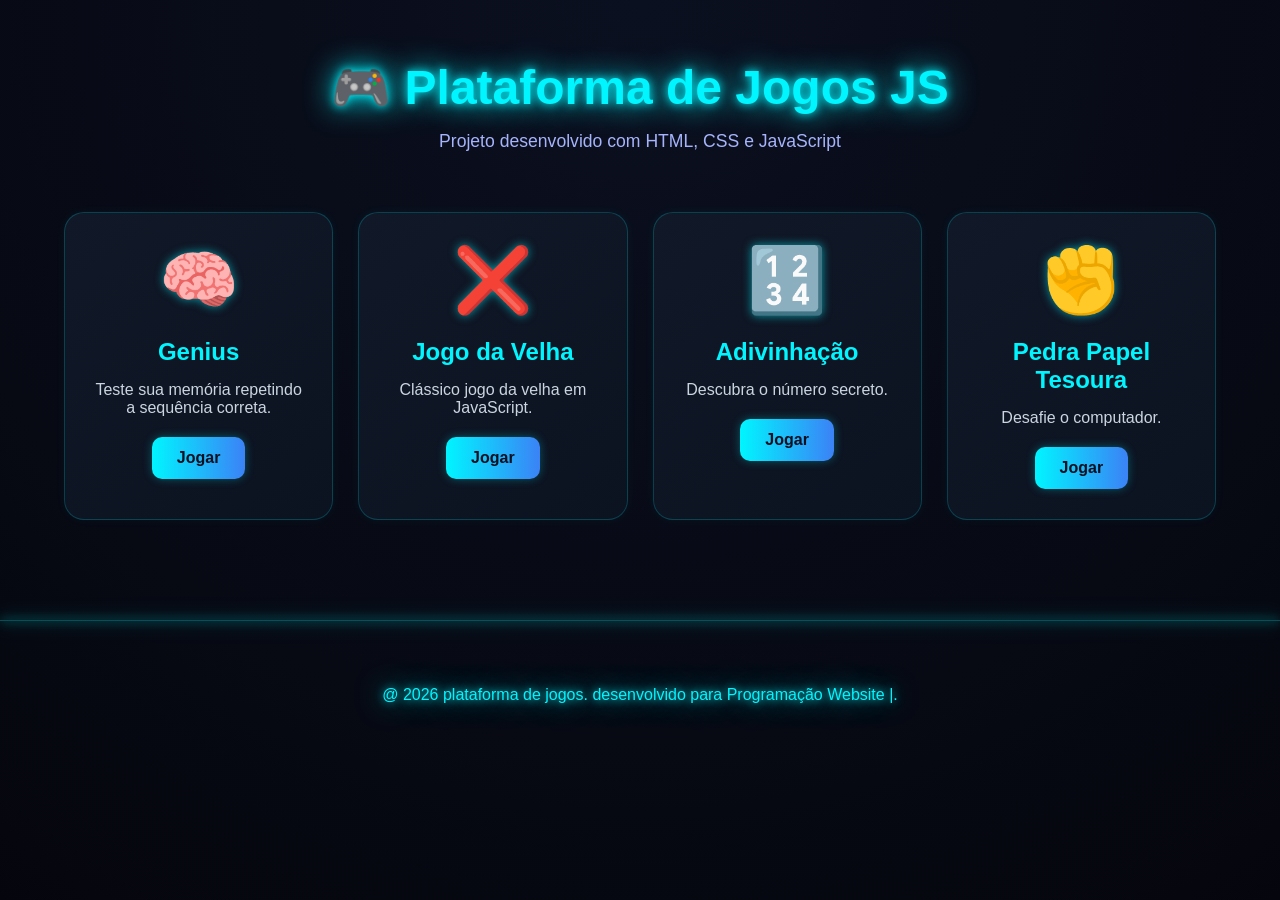
<file: index.html>
<!DOCTYPE html>
<html lang="pt-BR">
<head>

  <meta charset="UTF-8">
  <meta name="viewport" content="width=device-width, initial-scale=1.0">

  <title>Plataforma de Jogos</title>

  <link rel="stylesheet" href="css/style.css">

</head>
<body>

  <header>

    <h1>🎮 Plataforma de Jogos JS</h1>

    <p>
      Projeto desenvolvido com HTML, CSS e JavaScript
    </p>

  </header>

  <main class="container">

    <div class="card">

      <div class="icone">🧠</div>

      <h2>Genius</h2>

      <p>
        Teste sua memória repetindo a sequência correta.
      </p>

      <a href="genius/index.html">
        Jogar
      </a>

    </div>

    <div class="card">

      <div class="icone">❌</div>

      <h2>Jogo da Velha</h2>

      <p>
        Clássico jogo da velha em JavaScript.
      </p>

      <a href="jogo-da-velha/index.html">
        Jogar
      </a>

    </div>

    <div class="card">

      <div class="icone">🔢</div>

      <h2>Adivinhação</h2>

      <p>
        Descubra o número secreto.
      </p>

      <a href="adivinhacao/index.html">
        Jogar
      </a>

    </div>

    <div class="card">

      <div class="icone">✊</div>

      <h2>Pedra Papel Tesoura</h2>

      <p>
        Desafie o computador.
      </p>

      <a href="pedra-papel-tesoura/index.html">
        Jogar
      </a>

    </div>

  </main>

  <script src="js/script.js"></script>
  <hr>
<footer>
@ 2026 plataforma de jogos. desenvolvido para Programação Website |.
</footer>
</body>
</html>
</file>
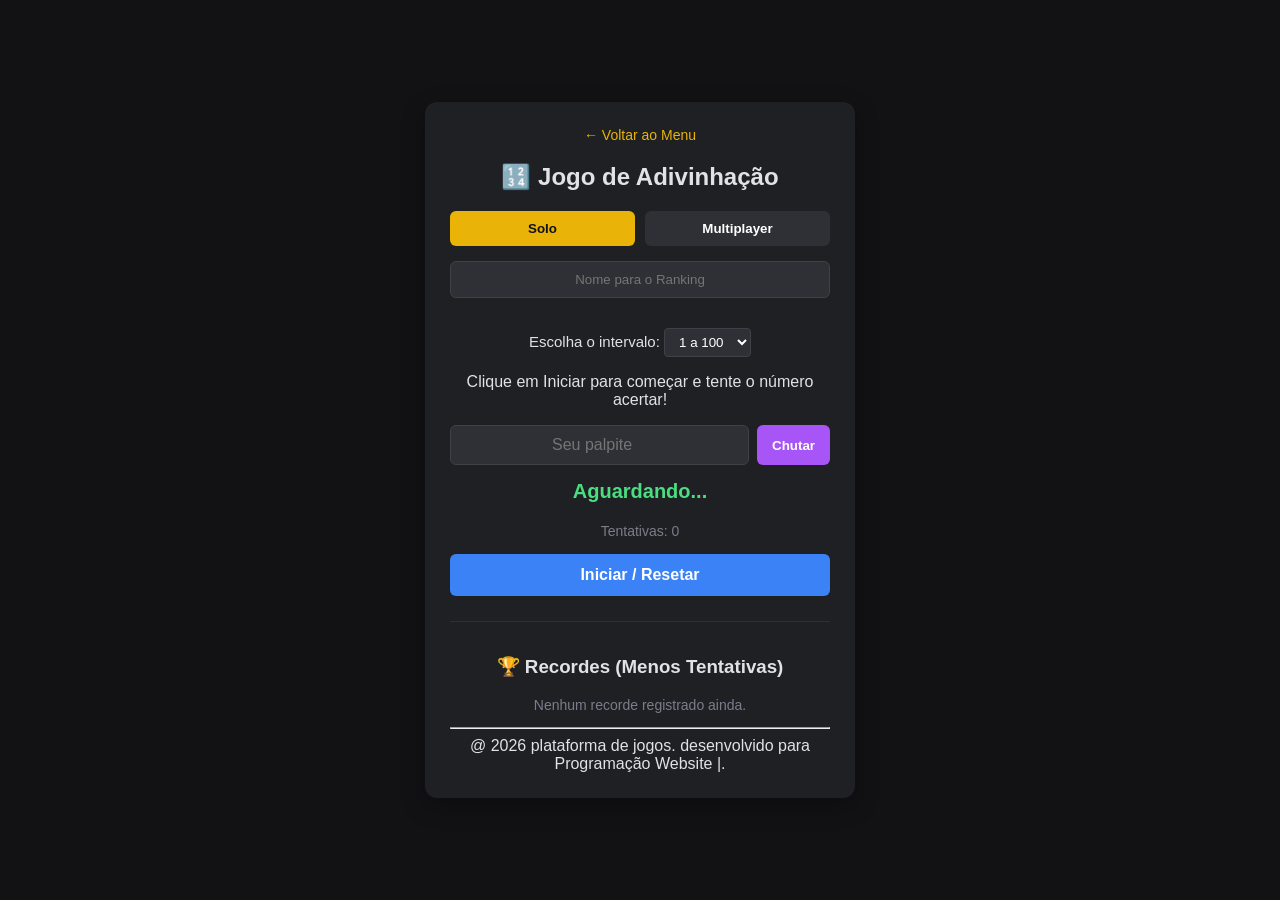
<file: adivinhacao/index.html>
<!DOCTYPE html>
<html lang="pt-BR">
<head>
    <meta charset="UTF-8">
    <meta name="viewport" content="width=device-width, initial-scale=1.0">
    <title>Adivinhação</title>
    <link rel="stylesheet" href="style.css">
</head>
<body>
    <div class="game-container">
        <a href="../index.html" class="back-link">← Voltar ao Menu</a>
        <h2>🔢 Jogo de Adivinhação</h2>

        <div class="mode-selection">
            <button id="btn-solo" class="mode-btn active">Solo</button>
            <button id="btn-multi" class="mode-btn">Multiplayer</button>
        </div>

        <div class="name-registration">
            <input type="text" id="player-name" placeholder="Nome para o Ranking" maxlength="12">
        </div>

        <div class="difficulty-section" id="diff-section">
            <label for="difficulty">Escolha o intervalo: </label>
            <select id="difficulty">
                <option value="10">1 a 10</option>
                <option value="50">1 a 50</option>
                <option value="100" selected>1 a 100</option>
            </select>
        </div>

        <div id="setup-multiplayer" class="hidden">
            <div class="input-group">
                <input type="password" id="secret-input" placeholder="Nº Secreto para o J2">
                <button id="lock-secret-btn">Fixar</button>
            </div>
        </div>

        <div class="gameplay-section">
            <p id="range-label">Clique em Iniciar para começar e tente o número acertar!</p>
            <div class="input-group">
                <input type="number" id="guess-input" placeholder="Seu palpite" disabled>
                <button id="guess-btn" disabled>Chutar</button>
            </div>
        </div>

        <div id="feedback" class="message">Aguardando...</div>
        <div class="attempts">Tentativas: <span id="attempt-count">0</span></div>
        <button id="reset-btn">Iniciar / Resetar</button>

        <div class="ranking-section">
            <h3>🏆 Recordes (Menos Tentativas)</h3>
            <div id="record-solo-container"></div>
        </div>
          <hr>
     <footer>
@ 2026 plataforma de jogos. desenvolvido para Programação Website |.
</footer>
    </div>
    <script src="script.js"></script>
</body>
</html>
</file>
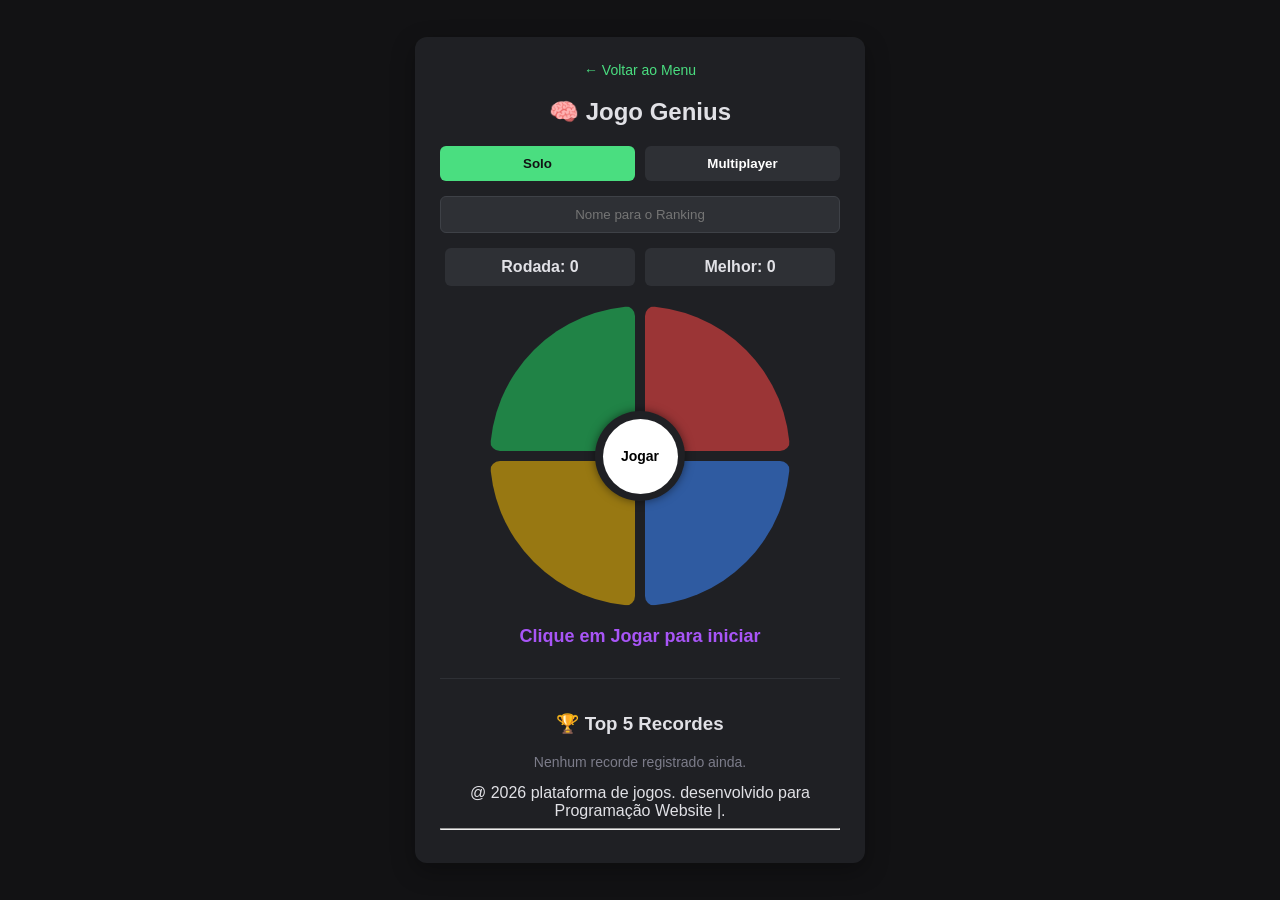
<file: genius/index.html>
<!DOCTYPE html>
<html lang="pt-BR">
<head>
    <meta charset="UTF-8">
    <meta name="viewport" content="width=device-width, initial-scale=1.0">
    <title>Genius - GameSphere</title>
    <link rel="stylesheet" href="style.css">
</head>
<body>
    <div class="game-container">
        <a href="../index.html" class="back-link">← Voltar ao Menu</a>
        <h2>🧠 Jogo Genius</h2>
        
        <div class="mode-selection">
            <button id="btn-solo" class="mode-btn active">Solo</button>
            <button id="btn-multi" class="mode-btn">Multiplayer</button>
        </div>

        <div class="name-registration">
            <input type="text" id="player-name" placeholder="Nome para o Ranking" maxlength="12">
        </div>

        <div class="scoreboard">
            <div class="score-box">Rodada: <span id="current-round">0</span></div>
            <div class="score-box">Melhor: <span id="high-score">0</span></div>
        </div>

        <div class="genius-board">
            <div class="genius-btn green" data-color="green"></div>
            <div class="genius-btn red" data-color="red"></div>
            <div class="genius-btn yellow" data-color="yellow"></div>
            <div class="genius-btn blue" data-color="blue"></div>
            <div class="center-circle"><button id="start-btn">Jogar</button></div>
        </div>

        <div id="msg-display" class="message">Clique em Jogar para iniciar</div>
        
        <div class="ranking-section">
            <h3>🏆 Top 5 Recordes</h3>
            <div id="genius-ranking-container"></div>
       <footer>
@ 2026 plataforma de jogos. desenvolvido para Programação Website |.
</footer>
      <hr>
    <script src="script.js"></script>
</body>
</html>
</file>
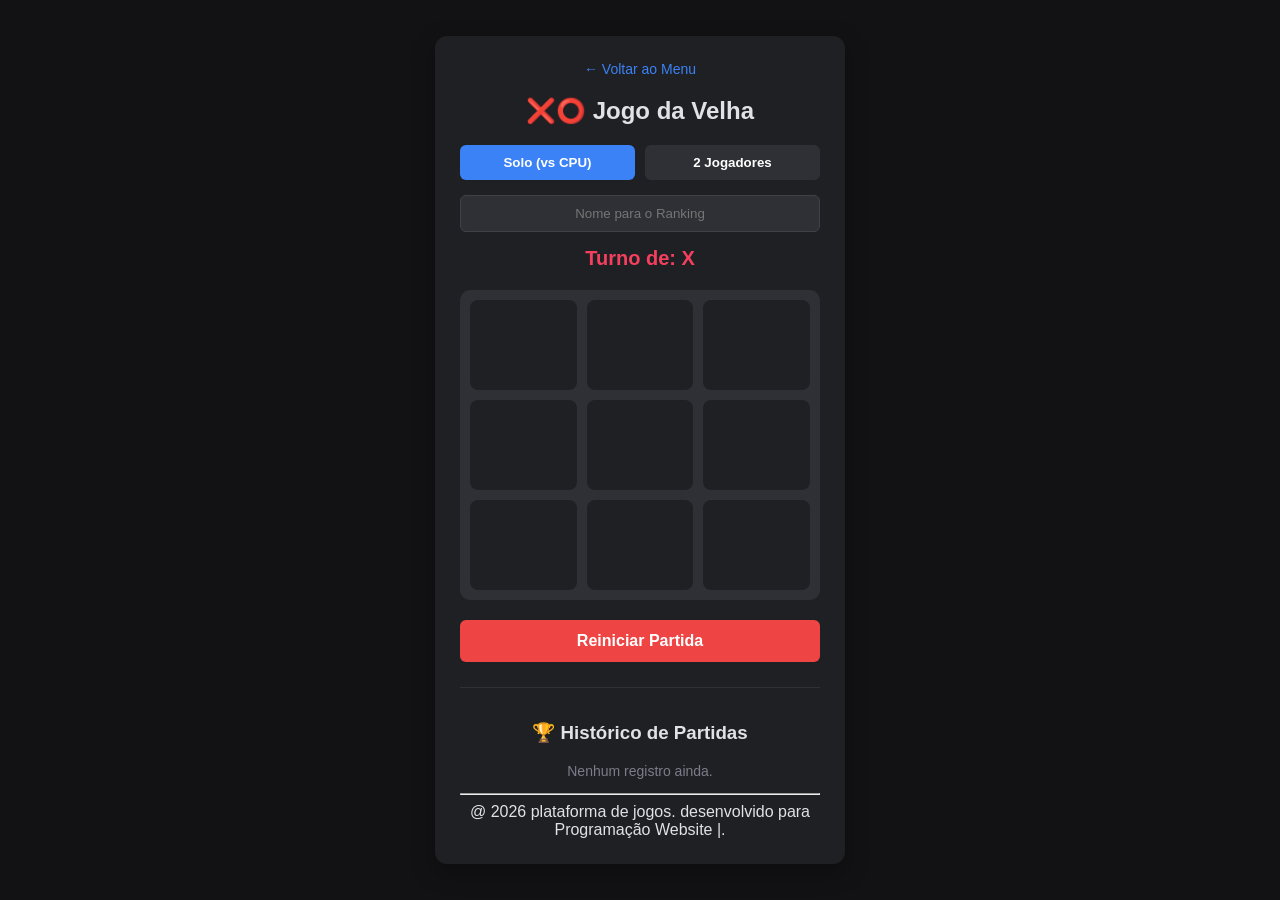
<file: jogo-da-velha/index.html>
<!DOCTYPE html>
<html lang="pt-BR">
<head>
    <meta charset="UTF-8">
    <meta name="viewport" content="width=device-width, initial-scale=1.0">
    <title>Jogo da Velha</title>
    <link rel="stylesheet" href="style.css">
</head>
<body>
    <div class="game-container">
        <a href="../index.html" class="back-link">← Voltar ao Menu</a>
        <h2>❌⭕ Jogo da Velha</h2>

        <div class="mode-selection">
            <button id="btn-solo" class="mode-btn active">Solo (vs CPU)</button>
            <button id="btn-multi" class="mode-btn">2 Jogadores</button>
        </div>

        <div class="name-registration">
            <input type="text" id="player-name" placeholder="Nome para o Ranking" maxlength="12">
        </div>

        <div class="status" id="status-text">Turno de: X</div>

        <div class="board" id="board">
            <div class="cell" data-index="0"></div>
            <div class="cell" data-index="1"></div>
            <div class="cell" data-index="2"></div>
            <div class="cell" data-index="3"></div>
            <div class="cell" data-index="4"></div>
            <div class="cell" data-index="5"></div>
            <div class="cell" data-index="6"></div>
            <div class="cell" data-index="7"></div>
            <div class="cell" data-index="8"></div>
        </div>

        <button id="reset-btn">Reiniciar Partida</button>

        <div class="ranking-section">
            <h3>🏆 Histórico de Partidas</h3>
            <div id="velha-ranking-container"></div>
      <hr>
<footer>
@ 2026 plataforma de jogos. desenvolvido para Programação Website |.
</footer>
    <script src="script.js"></script>
</body>
</html>
</file>
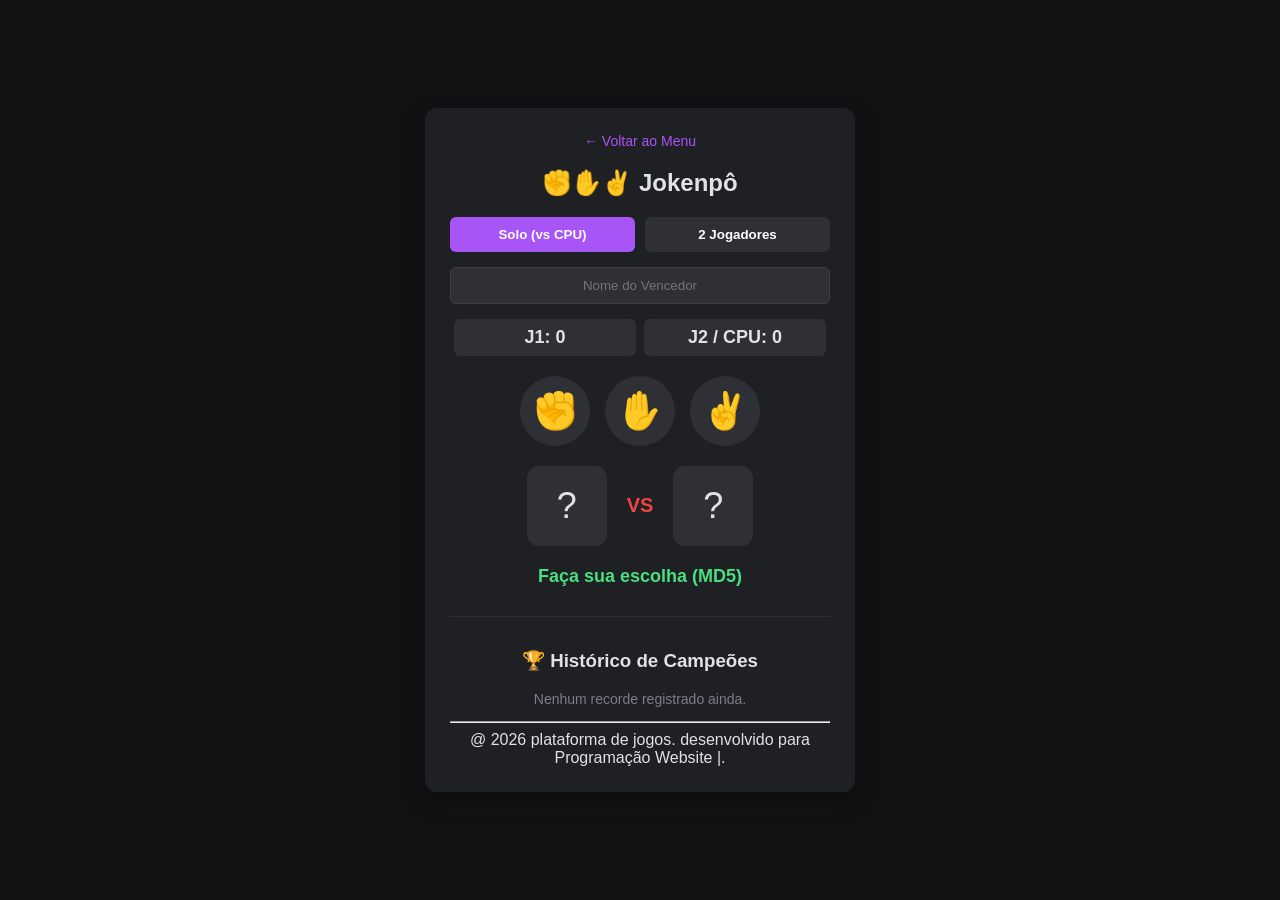
<file: pedra-papel-tesoura/index.html>
<!DOCTYPE html>
<html lang="pt-BR">
<head>
    <meta charset="UTF-8">
    <meta name="viewport" content="width=device-width, initial-scale=1.0">
    <title>Jokenpô</title>
    <link rel="stylesheet" href="style.css">
</head>
<body>
    <div class="game-container">
        <a href="../index.html" class="back-link">← Voltar ao Menu</a>
        <h2>✊✋✌️ Jokenpô</h2>

        <div class="mode-selection">
            <button id="btn-solo" class="mode-btn active">Solo (vs CPU)</button>
            <button id="btn-multi" class="mode-btn">2 Jogadores</button>
        </div>

        <div class="name-registration">
            <input type="text" id="player-name" placeholder="Nome do Vencedor" maxlength="12">
        </div>

        <div class="scoreboard">
            <div class="score-player">J1: <span id="score-p1">0</span></div>
            <div class="score-player">J2 / CPU: <span id="score-p2">0</span></div>
        </div>

        <div class="choices-container">
            <button class="choice-btn" data-choice="pedra">✊</button>
            <button class="choice-btn" data-choice="papel">✋</button>
            <button class="choice-btn" data-choice="tesoura">✌️</button>
        </div>

        <div class="arena">
            <div class="visual-box" id="visual-p1">?</div>
            <div class="vs">VS</div>
            <div class="visual-box" id="visual-p2">?</div>
        </div>

        <div id="result-msg" class="message">Faça sua escolha (MD5)</div>

        <div class="ranking-section">
            <h3>🏆 Histórico de Campeões</h3>
            <div id="jokenpo-ranking-container"></div>
      <hr>
<footer>
@ 2026 plataforma de jogos. desenvolvido para Programação Website |.
</footer>
    <script src="script.js"></script>
</body>
</html>
</file>
<file: css/style.css>
*{
  margin:0;
  padding:0;
  box-sizing:border-box;
  font-family:Arial, Helvetica, sans-serif;
}

body{
  background: radial-gradient(circle at top, #0b1020, #05060d);
  color:white;
  min-height:100vh;
}

header{
  text-align:center;
  padding:60px 20px;
}

header h1{
  font-size:3rem;
  color:#00f5ff;
  margin-bottom:15px;
  text-shadow: 0 0 10px #00f5ff, 0 0 30px #00f5ff;
}

header p{
  color:#a5b4fc;
  font-size:1.1rem;
}

.container{
  width:90%;
  max-width:1200px;
  margin:auto;

  display:grid;
  grid-template-columns: repeat(auto-fit, minmax(250px,1fr));
  gap:25px;
  padding-bottom:60px;
}

.card{
  background: linear-gradient(145deg, #111827, #0b1220);
  padding:30px;
  border-radius:20px;
  text-align:center;

  border:1px solid rgba(0,245,255,0.2);

  transition:0.3s ease;

  box-shadow: 0 0 10px rgba(0,245,255,0.05);
}

.card:hover{
  transform: translateY(-10px) scale(1.03);
  box-shadow: 0 0 20px rgba(0,245,255,0.4);
  border-color: #00f5ff;
}

.icone{
  font-size:4rem;
  margin-bottom:20px;
  text-shadow: 0 0 10px rgba(0,245,255,0.6);
}

.card h2{
  margin-bottom:15px;
  color:#00f5ff;
}

.card p{
  color:#cbd5e1;
  margin-bottom:20px;
}

.card a{
  display:inline-block;
  padding:12px 25px;

  background: linear-gradient(90deg, #00f5ff, #3b82f6);
  color:#0b1020;

  font-weight:bold;
  text-decoration:none;
  border-radius:10px;

  transition:0.3s;
  box-shadow: 0 0 10px rgba(0,245,255,0.3);
}

.card a:hover{
  transform: scale(1.05);
  box-shadow: 0 0 20px rgba(0,245,255,0.6);
}

@media (max-width: 500px){
  header h1{
    font-size:2.2rem;
  }

  .card{
    padding:20px;
  }
}
hr{
  border: none;
  height: 1px;
  background: rgba(0,245,255,0.3);
  box-shadow: 0 0 10px #00f5ff, 0 0 20px #00f5ff;
  margin: 40px 0;
}
footer{
  text-align: center;
  padding: 25px 15px;

  color: #00f5ff;

  font-size: 1rem;
  text-shadow: 0 0 10px #00f5ff, 0 0 30px #00f5ff;

  background: transparent;
}
</file>
<file: adivinhacao/style.css>
body {
    font-family: 'Segoe UI', Arial, sans-serif;
    background-color: #121214;
    color: #e1e1e6;
    display: flex;
    justify-content: center;
    align-items: center;
    min-height: 100vh;
    margin: 0;
}

.game-container {
    background: #1f2024;
    padding: 25px;
    border-radius: 12px;
    box-shadow: 0 8px 24px rgba(0, 0, 0, 0.3);
    text-align: center;
    width: 100%;
    max-width: 380px;
}

.back-link {
    color: #eab308;
    text-decoration: none;
    display: block;
    margin-bottom: 15px;
    font-size: 14px;
}

.mode-selection {
    margin-bottom: 15px;
    display: flex;
    gap: 10px;
}

.mode-btn {
    flex: 1;
    padding: 10px;
    border: none;
    background: #2e3035;
    color: #fff;
    border-radius: 6px;
    cursor: pointer;
    font-weight: bold;
    transition: 0.2s;
}

.mode-btn.active {
    background: #eab308;
    color: #121214;
}

.name-registration input {
    width: 100%;
    padding: 10px;
    box-sizing: border-box;
    background: #2e3035;
    border: 1px solid #3e4147;
    border-radius: 6px;
    color: #fff;
    text-align: center;
    margin-bottom: 15px;
}

.difficulty-section {
    margin: 15px 0;
    font-size: 15px;
}

.difficulty-section select {
    background: #2e3035;
    color: #fff;
    border: 1px solid #3e4147;
    padding: 5px 10px;
    border-radius: 4px;
}

.input-group {
    display: flex;
    gap: 8px;
    margin: 15px 0;
}

.input-group input {
    flex: 1;
    padding: 10px;
    background: #2e3035;
    border: 1px solid #3e4147;
    border-radius: 6px;
    color: #fff;
    text-align: center;
    font-size: 16px;
}

.input-group button {
    background: #a855f7;
    color: white;
    border: none;
    padding: 10px 15px;
    border-radius: 6px;
    cursor: pointer;
    font-weight: bold;
}

.message {
    font-size: 20px;
    font-weight: bold;
    margin: 15px 0;
    color: #4ade80;
    min-height: 28px;
}

.attempts {
    font-size: 14px;
    margin-bottom: 15px;
    color: #7c7c8a;
}

#reset-btn {
    width: 100%;
    background: #3b82f6;
    color: white;
    border: none;
    padding: 12px;
    border-radius: 6px;
    font-size: 16px;
    font-weight: bold;
    cursor: pointer;
}

.hidden {
    display: none !important;
}

.ranking-section {
    margin-top: 25px;
    border-top: 1px solid #2e3035;
    padding-top: 15px;
}

.ranking-table {
    width: 100%;
    border-collapse: collapse;
    margin-top: 10px;
    font-size: 13px;
}

.ranking-table th,
.ranking-table td {
    padding: 8px;
    border-bottom: 1px solid #2e3035;
    text-align: center;
}

.ranking-table th {
    background: #2e3035;
    color: #eab308;
}

.no-data {
    color: #7c7c8a;
    font-size: 14px;
    margin-top: 10px;
}
</file>
<file: genius/style.css>
body {
    font-family: 'Segoe UI', Arial, sans-serif;
    background-color: #121214;
    color: #e1e1e6;
    display: flex;
    justify-content: center;
    align-items: center;
    min-height: 100vh;
    margin: 0;
}

.game-container {
    background: #1f2024;
    padding: 25px;
    border-radius: 12px;
    box-shadow: 0 8px 24px rgba(0, 0, 0, 0.3);
    text-align: center;
    width: 100%;
    max-width: 400px;
}

.back-link {
    color: #4ade80;
    text-decoration: none;
    display: block;
    margin-bottom: 15px;
    font-size: 14px;
}

.mode-selection {
    margin-bottom: 15px;
    display: flex;
    gap: 10px;
}

.mode-btn {
    flex: 1;
    padding: 10px;
    border: none;
    background: #2e3035;
    color: #fff;
    border-radius: 6px;
    cursor: pointer;
    transition: 0.2s;
    font-weight: bold;
}

.mode-btn.active {
    background: #4ade80;
    color: #121214;
}

.name-registration input {
    width: 100%;
    padding: 10px;
    box-sizing: border-box;
    background: #2e3035;
    border: 1px solid #3e4147;
    border-radius: 6px;
    color: #fff;
    text-align: center;
    margin-bottom: 15px;
}

.scoreboard {
    display: flex;
    justify-content: space-between;
    margin-bottom: 20px;
}

.score-box {
    background: #2e3035;
    padding: 10px 20px;
    border-radius: 6px;
    font-weight: bold;
    flex: 1;
    margin: 0 5px;
}

.genius-board {
    position: relative;
    width: 300px;
    height: 300px;
    margin: 0 auto 20px;
    display: grid;
    grid-template-columns: 1fr 1fr;
    gap: 10px;
    border-radius: 50%;
    overflow: hidden;
}

.genius-btn {
    cursor: pointer;
    opacity: 0.6;
    transition: opacity 0.1s;
    border-radius: 10px;
}

.genius-btn:active,
.genius-btn.lit {
    opacity: 1;
    box-shadow: 0 0 20px currentColor;
}

.green {
    background: #22c55e;
    color: #22c55e;
}

.red {
    background: #ef4444;
    color: #ef4444;
}

.yellow {
    background: #eab308;
    color: #eab308;
}

.blue {
    background: #3b82f6;
    color: #3b82f6;
}

.center-circle {
    position: absolute;
    width: 90px;
    height: 90px;
    background: #1f2024;
    top: 50%;
    left: 50%;
    transform: translate(-50%, -50%);
    border-radius: 50%;
    display: flex;
    justify-content: center;
    align-items: center;
    box-shadow: 0 0 10px rgba(0, 0, 0, 0.5);
}

#start-btn {
    background: #fff;
    border: none;
    padding: 10px 15px;
    border-radius: 50%;
    font-weight: bold;
    cursor: pointer;
    font-size: 14px;
    width: 75px;
    height: 75px;
}

#start-btn:disabled {
    background: #555;
    cursor: not-allowed;
}

.message {
    margin: 15px 0;
    font-size: 18px;
    font-weight: bold;
    min-height: 27px;
    color: #a855f7;
}

.ranking-section {
    margin-top: 25px;
    border-top: 1px solid #2e3035;
    padding-top: 15px;
}

.ranking-table {
    width: 100%;
    border-collapse: collapse;
    margin-top: 10px;
    font-size: 14px;
}

.ranking-table th,
.ranking-table td {
    padding: 8px;
    border-bottom: 1px solid #2e3035;
    text-align: center;
}

.ranking-table th {
    background: #2e3035;
    color: #4ade80;
}

.no-data {
    color: #7c7c8a;
    font-size: 14px;
    margin-top: 10px;
}
</file>
<file: jogo-da-velha/style.css>
body {
    font-family: 'Segoe UI', Arial, sans-serif;
    background-color: #121214;
    color: #e1e1e6;
    display: flex;
    justify-content: center;
    align-items: center;
    min-height: 100vh;
    margin: 0;
}

.game-container {
    background: #1f2024;
    padding: 25px;
    border-radius: 12px;
    box-shadow: 0 8px 24px rgba(0, 0, 0, 0.3);
    text-align: center;
    width: 100%;
    max-width: 360px;
}

.back-link {
    color: #3b82f6;
    text-decoration: none;
    display: block;
    margin-bottom: 15px;
    font-size: 14px;
}

.mode-selection {
    margin-bottom: 15px;
    display: flex;
    gap: 10px;
}

.mode-btn {
    flex: 1;
    padding: 10px;
    border: none;
    background: #2e3035;
    color: #fff;
    border-radius: 6px;
    cursor: pointer;
    font-weight: bold;
    transition: 0.2s;
}

.mode-btn.active {
    background: #3b82f6;
    color: #fff;
}

.name-registration input {
    width: 100%;
    padding: 10px;
    box-sizing: border-box;
    background: #2e3035;
    border: 1px solid #3e4147;
    border-radius: 6px;
    color: #fff;
    text-align: center;
    margin-bottom: 15px;
}

.status {
    font-size: 20px;
    font-weight: bold;
    margin-bottom: 15px;
    color: #f43f5e;
    min-height: 28px;
}

.board {
    display: grid;
    grid-template-columns: repeat(3, 1fr);
    gap: 10px;
    background-color: #2e3035;
    padding: 10px;
    border-radius: 10px;
    margin-bottom: 20px;
}

.cell {
    background-color: #1f2024;
    height: 90px;
    border-radius: 8px;
    display: flex;
    justify-content: center;
    align-items: center;
    font-size: 42px;
    font-weight: bold;
    cursor: pointer;
    transition: background 0.2s;
}

.cell:hover {
    background-color: #25272c;
}

.cell.winning {
    background-color: #15803d !important;
    color: #fff !important;
}

#reset-btn {
    width: 100%;
    background: #ef4444;
    color: white;
    border: none;
    padding: 12px;
    border-radius: 6px;
    font-size: 16px;
    font-weight: bold;
    cursor: pointer;
}

#reset-btn:hover {
    background: #dc2626;
}

.ranking-section {
    margin-top: 25px;
    border-top: 1px solid #2e3035;
    padding-top: 15px;
}

.ranking-table {
    width: 100%;
    border-collapse: collapse;
    margin-top: 10px;
    font-size: 13px;
}

.ranking-table th,
.ranking-table td {
    padding: 8px;
    border-bottom: 1px solid #2e3035;
    text-align: center;
}

.ranking-table th {
    background: #2e3035;
    color: #3b82f6;
}

.no-data {
    color: #7c7c8a;
    font-size: 14px;
    margin-top: 10px;
}
</file>
<file: pedra-papel-tesoura/style.css>
body {
    font-family: 'Segoe UI', Arial, sans-serif;
    background-color: #121214;
    color: #e1e1e6;
    display: flex;
    justify-content: center;
    align-items: center;
    min-height: 100vh;
    margin: 0;
}

.game-container {
    background: #1f2024;
    padding: 25px;
    border-radius: 12px;
    box-shadow: 0 8px 24px rgba(0, 0, 0, 0.3);
    text-align: center;
    width: 100%;
    max-width: 380px;
}

.back-link {
    color: #a855f7;
    text-decoration: none;
    display: block;
    margin-bottom: 15px;
    font-size: 14px;
}

.mode-selection {
    margin-bottom: 15px;
    display: flex;
    gap: 10px;
}

.mode-btn {
    flex: 1;
    padding: 10px;
    border: none;
    background: #2e3035;
    color: #fff;
    border-radius: 6px;
    cursor: pointer;
    font-weight: bold;
    transition: 0.2s;
}

.mode-btn.active {
    background: #a855f7;
    color: #fff;
}

.name-registration input {
    width: 100%;
    padding: 10px;
    box-sizing: border-box;
    background: #2e3035;
    border: 1px solid #3e4147;
    border-radius: 6px;
    color: #fff;
    text-align: center;
    margin-bottom: 15px;
}

.scoreboard {
    display: flex;
    justify-content: space-around;
    margin-bottom: 20px;
    font-size: 18px;
    font-weight: bold;
}

.score-player {
    background: #2e3035;
    padding: 8px 15px;
    border-radius: 6px;
    width: 40%;
}

.choices-container {
    display: flex;
    justify-content: center;
    gap: 15px;
    margin-bottom: 20px;
}

.choice-btn {
    font-size: 36px;
    width: 70px;
    height: 70px;
    border-radius: 50%;
    border: none;
    background: #2e3035;
    cursor: pointer;
    transition: transform 0.2s, background 0.2s;
}

.choice-btn:hover {
    transform: scale(1.1);
    background: #3e4147;
}

.arena {
    display: flex;
    justify-content: center;
    align-items: center;
    gap: 20px;
    margin: 20px 0;
}

.visual-box {
    width: 80px;
    height: 80px;
    background: #2e3035;
    border-radius: 12px;
    display: flex;
    justify-content: center;
    align-items: center;
    font-size: 36px;
}

.vs {
    font-weight: bold;
    color: #ef4444;
    font-size: 20px;
}

.message {
    font-size: 18px;
    font-weight: bold;
    margin: 15px 0;
    color: #4ade80;
    min-height: 25px;
}

.visual-box.animate {
    animation: shake 0.5s ease infinite;
}

@keyframes shake {
    0% {
        transform: translateY(0);
    }

    50% {
        transform: translateY(-15px);
    }

    100% {
        transform: translateY(0);
    }
}

.ranking-section {
    margin-top: 25px;
    border-top: 1px solid #2e3035;
    padding-top: 15px;
}

.ranking-table {
    width: 100%;
    border-collapse: collapse;
    margin-top: 10px;
    font-size: 13px;
}

.ranking-table th,
.ranking-table td {
    padding: 8px;
    border-bottom: 1px solid #2e3035;
    text-align: center;
}

.ranking-table th {
    background: #2e3035;
    color: #a855f7;
}

.no-data {
    color: #7c7c8a;
    font-size: 14px;
    margin-top: 10px;
}
</file>
